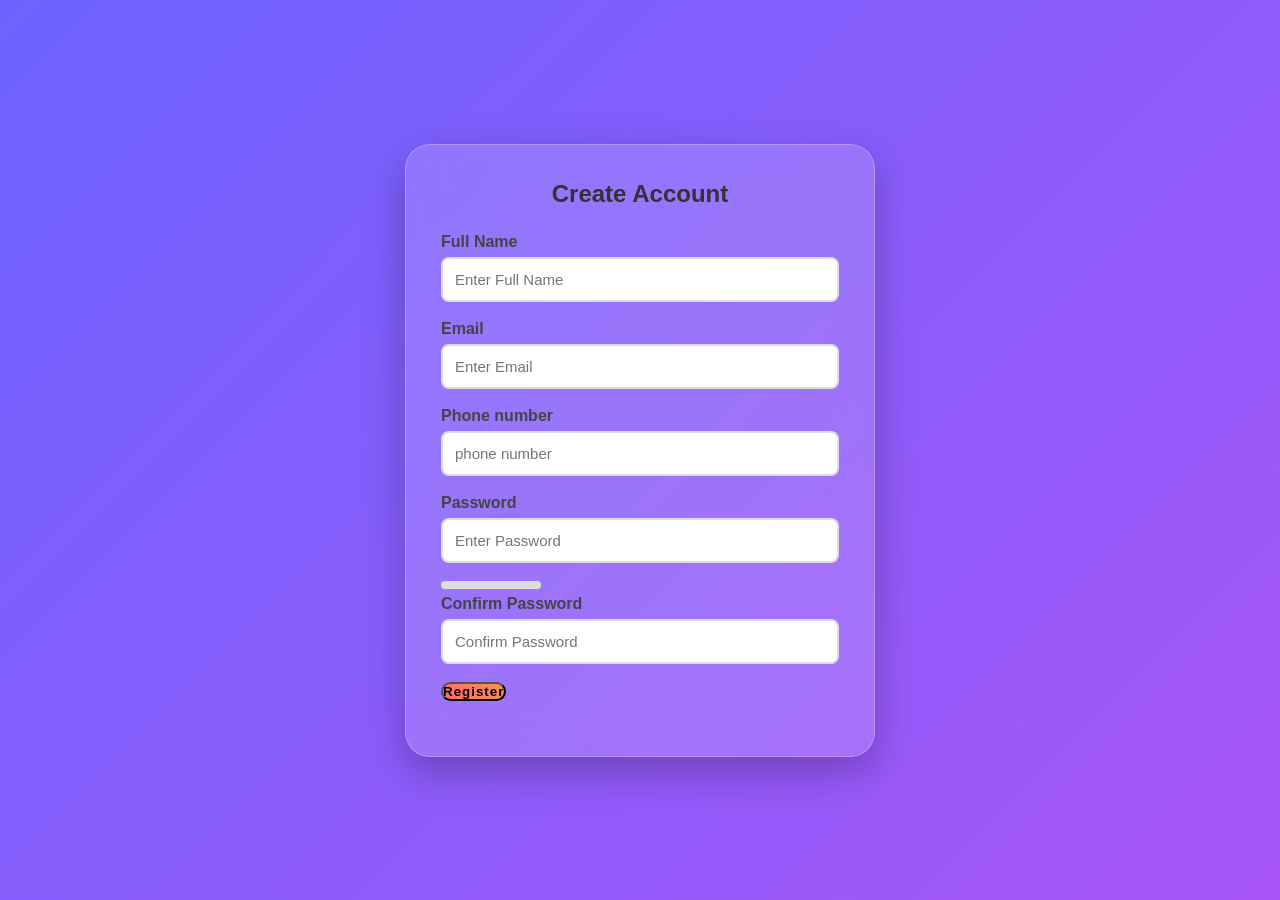
<file: FormDesign/index.html>
<!DOCTYPE html>
<html lang="en">
<head>
    <meta charset="UTF-8">
    <meta name="viewport" content="width=device-width, initial-scale=1.0">
    <title>Registration form </title>
    <link rel="Stylesheet" href="style.css">
    
</head>
<body>
    
    <div class="container">
        <div class="form-box">
            <h2> Create Account</h2>

            <form id="registerForm">

                <div class="input-box">
                <label>Full Name</label>
                <input type="text" id="name" placeholder="Enter Full Name">
                <small></small>
            </div>

            <div class="input-box">
                <label>Email</label>
                <input type="email" id="email" placeholder="Enter Email">
                <small></small>
            </div>

            <div class="input-box">
                <label>Phone number</label>
                <input type="text" id="phone" placeholder="phone number">
                <small></small>
            </div>

             <div class="input-box">
                <label>Password</label>
                <input type="Password" id="password" placeholder="Enter Password">
                <small></small>
            </div>

             <div class="strength">
                <div id="strengthBar"></div>
             </div>
             <p id="strengthText"></p>
             
             
             <div class="input-box">
                <label>Confirm Password</label>
                <input type="password" id="confirmPassword" placeholder="Confirm Password">
                <small></small>
             </div>

             <button type="submit">Register</button>
            </form>
            <div id="successMessage"></div>
        </div>

        <script src="script.js" defer></script>
    
</body>
</html>
</file>
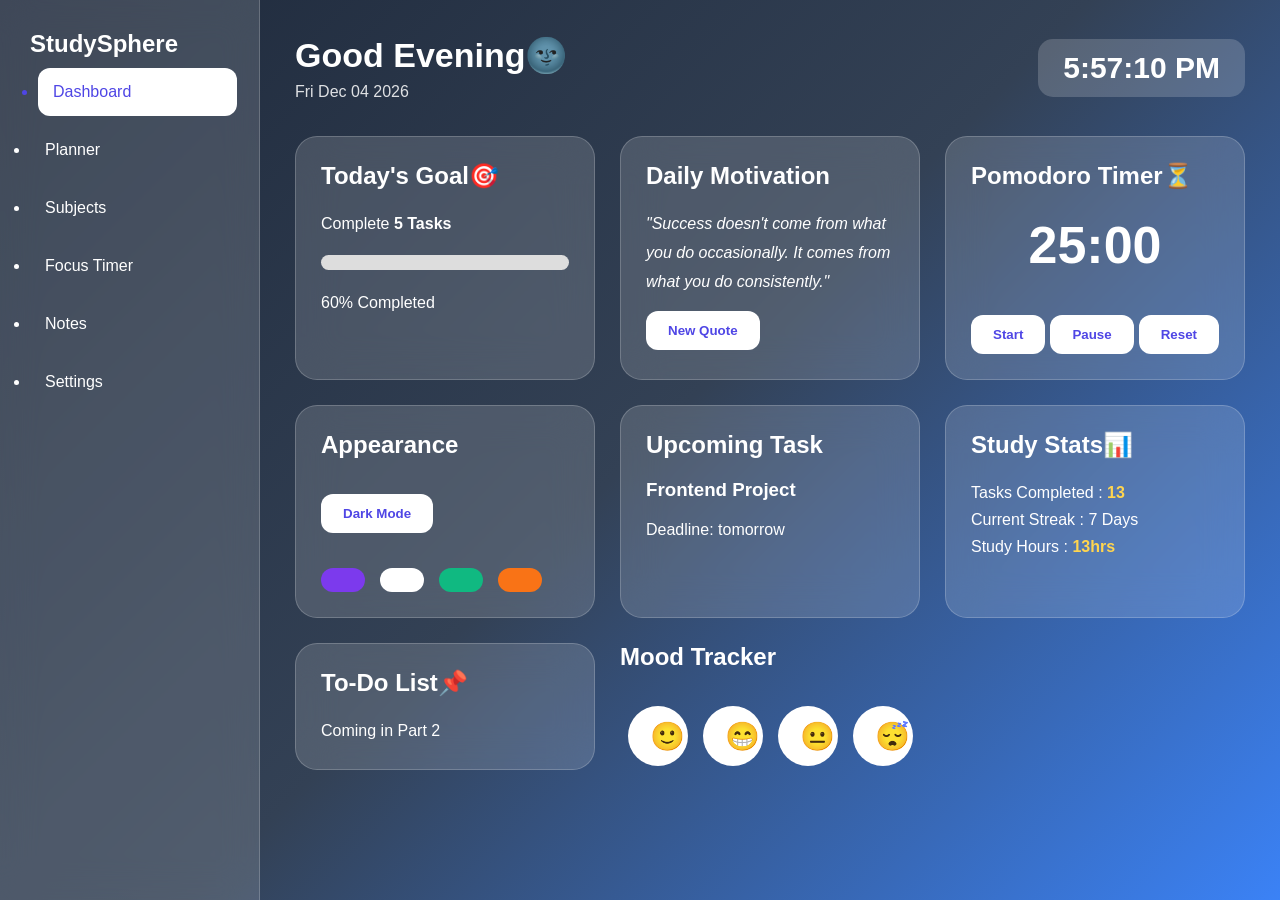
<file: IntractiveWeb/index.html>
<!DOCTYPE html>
<html lang="en">
<head>
    <meta charset="UTF-8">
    <meta name="viewport" content="width=device-width, initial-scale=1.0">
    <title>Student Dashboard</title>
    <link rel="stylesheet" href="style.css" >
</head>
<body>
    
    <div class="container">
        <!-----SIDEBAR------->

        <aside class="sidebar">

            <h2 class="Logo">
                StudySphere
            </h2>

            <ul>
                <li class="active">
                    <i class="fas fa-home"></i>
                    Dashboard
                </li>

                <li>
                    <i class="fas fa-calendar"></i>
                    Planner
                </li>

                <li>
                    <i class="fas fa-book"></i>
                    Subjects
                </li>

                <li>
                    <i class="fas fa-clock"></i>
                    Focus Timer
                </li>

                <li>
                    <i class="fas fa-note-sticky"></i>
                    Notes
                </li>

                <li>
                    <i class="fas fa-gear"></i>
                    Settings
                </li>
            </ul>
        </aside>
          <main>
        <header>

            <div>
                <h1 id="greeting">
                    Good Morning🌅
                </h1>

                <p id="date">
                    Monday,June 30
                </p>
            </div>

            <div class="header-right">

                <h2 id="clock">
                    10:30 AM
                </h2>
            </div>
        </header>

        <section class="dashboard">
        <div class="card">
            <h2>Today's Goal🎯</h2>

            <p>
                Complete
                <strong>5 Tasks</strong>
            </p>

            <progress value="60%"max="100"></progress>

            <p>
                60% Completed
            </p>

        </div>

        <div class="card">
            <h2>Daily Motivation</h2>
            <p id="quote">
                "Success doesn't come from what you do occasionally.
                It comes from what you do consistently."
            </p>

            <button id="newQuote">
                New Quote
            </button>
        </div>

        <div class="card">
            <h2> Pomodoro Timer⏳</h2>
            <h1 id="timer">25:00</h1>

            <div class="timer-buttons">
                <button id="startBtn">Start</button>

                <button id="pauseBtn">Pause</button>

                <button id="resetBtn">Reset</button>
            </div>
        </div>

        <div class="card">
            <h2>Appearance</h2>
            <button id="darkMode">
                Dark Mode
            </button>

            <div class="themes">
                <button class="theme purple"></button>
                <button class="theme blue"></button>
                <button class="theme green"></button>
                <button class="theme orange"></button>
            </div>
        </div>

        <div class="card">
            <h2> Upcoming Task</h2>
            <h3>
                Frontend Project
            </h3>
            <p>
                Deadline:
                tomorrow
            </p>
        </div>

        <div class="card">
            <h2>Study Stats📊</h2>

            <p>
                Tasks Completed : 
                <span id="tasks">
                    18
                </span>
            </p>

            <p>
                Current Streak :
                <span id="streak">
                    7 Days
                </span>
            </p>

            <p>
                Study Hours :
                <span id="hours">
                    42 hrs
                </span>
            </p>
        </div>


        <div class="card">
            <h2>
                To-Do List📌
            </h2>

            <p>
                Coming in Part 2
            </p>
        </div>

        <div class="cards">

            <h2>Mood Tracker</h2>
         <div class="moods">
            <button>🙂</button>
            <button>😁</button>
            <button>😐</button>
            <button>😴</button>
            </div>
        </div>
    </div>
</section>
</main>
</div>

<script src="script.js"></script>
</body>
</html>
</file>
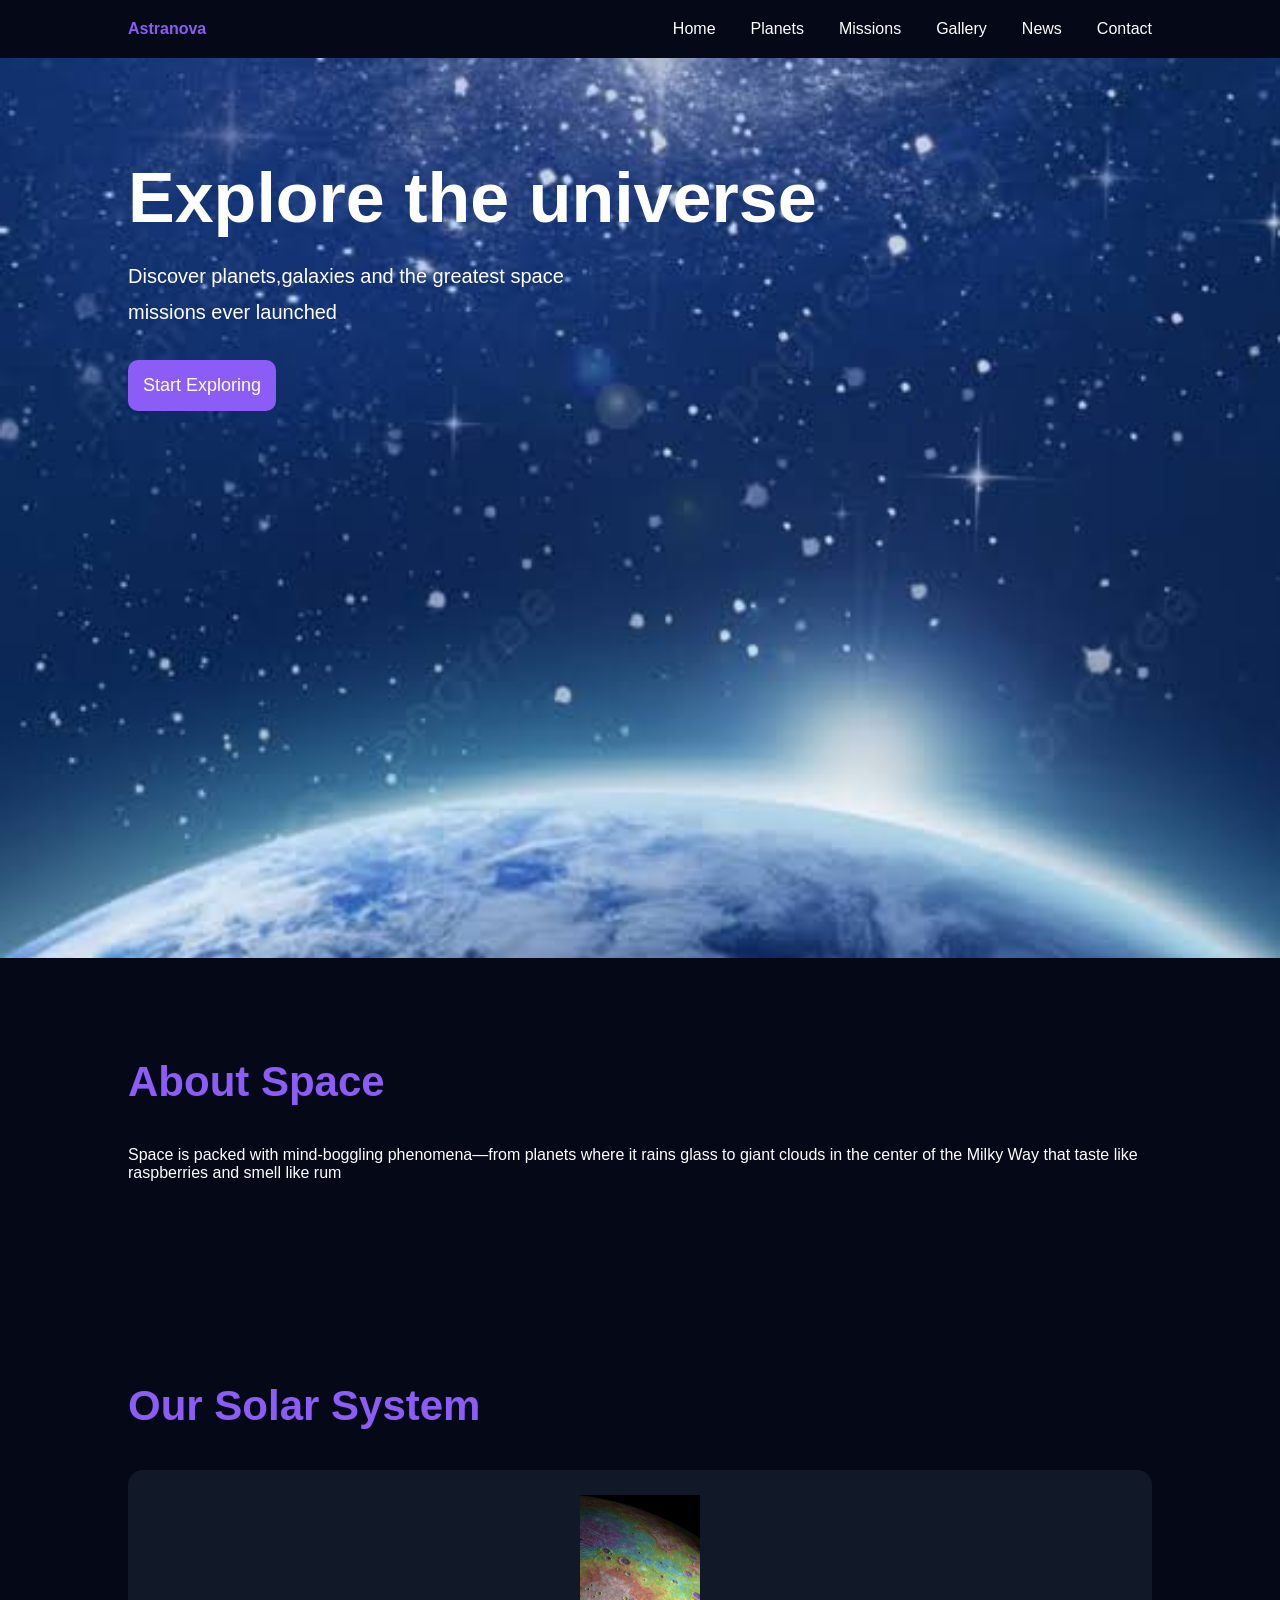
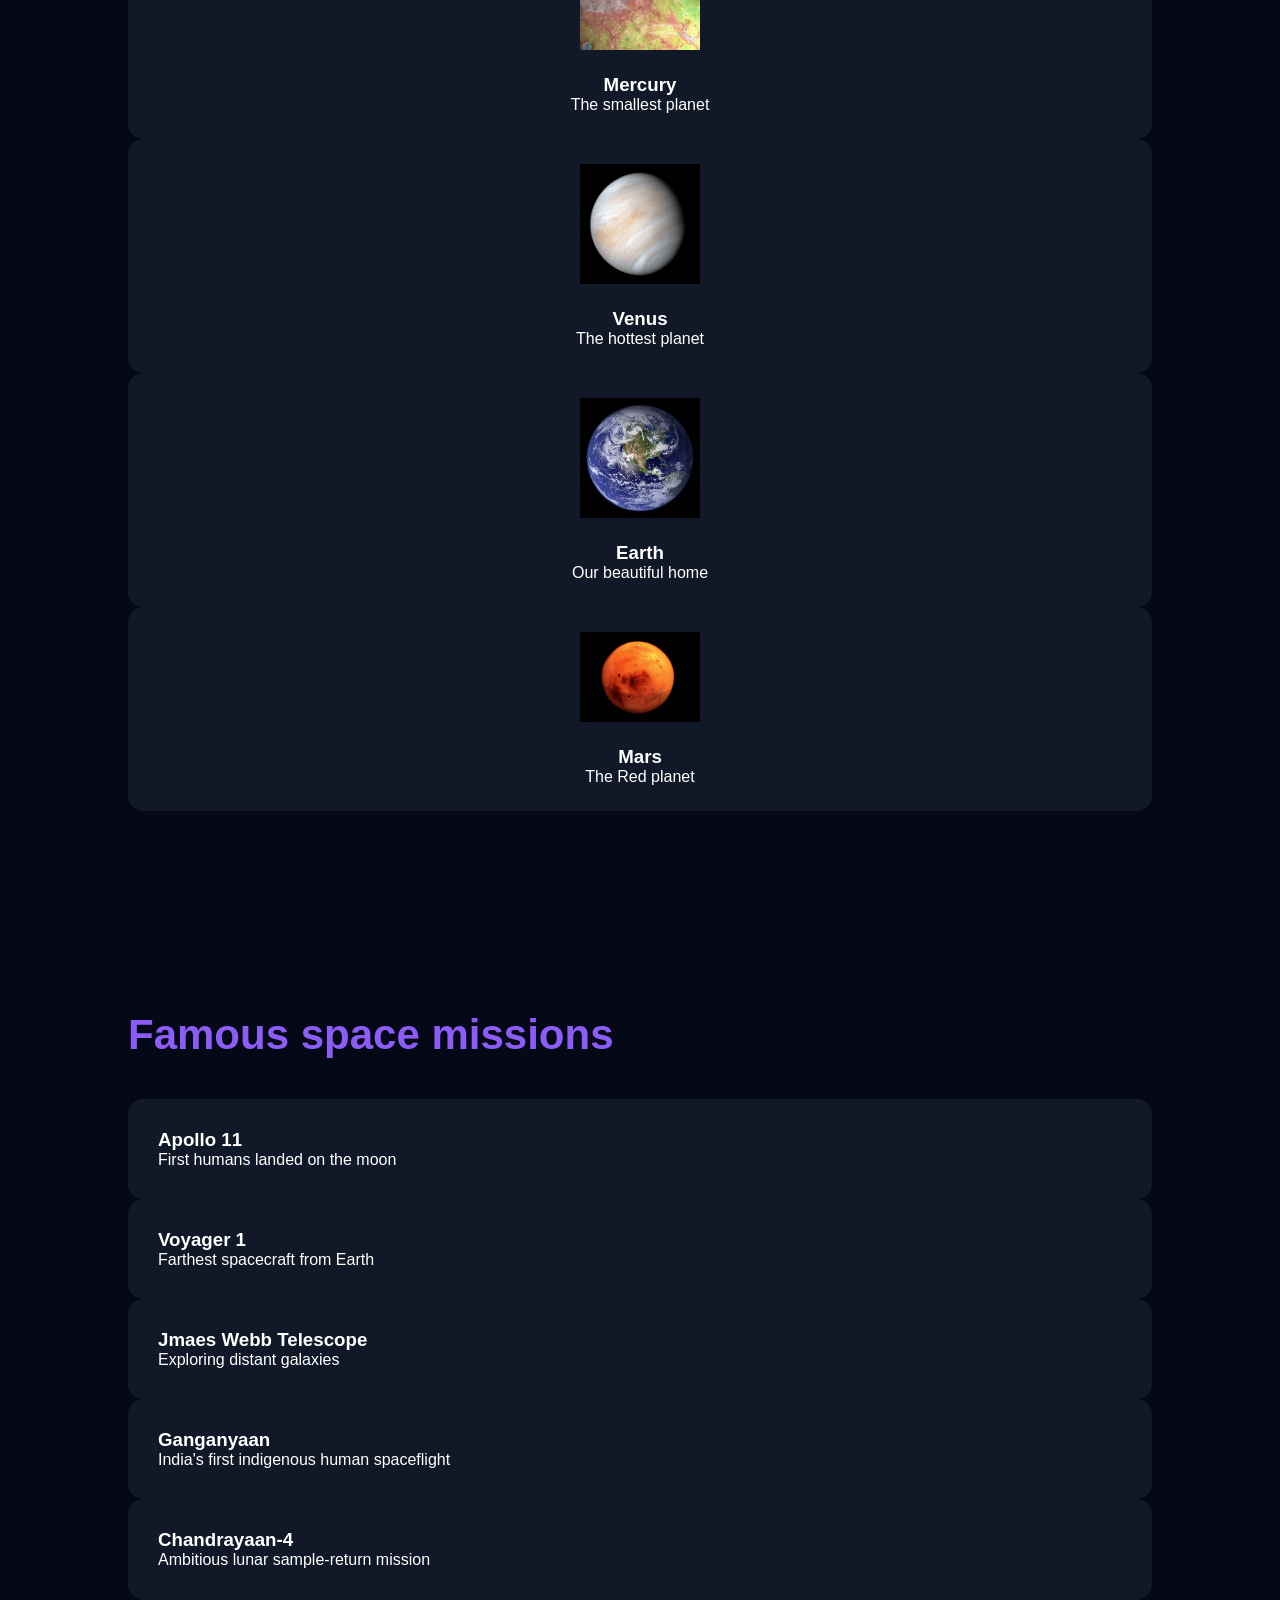
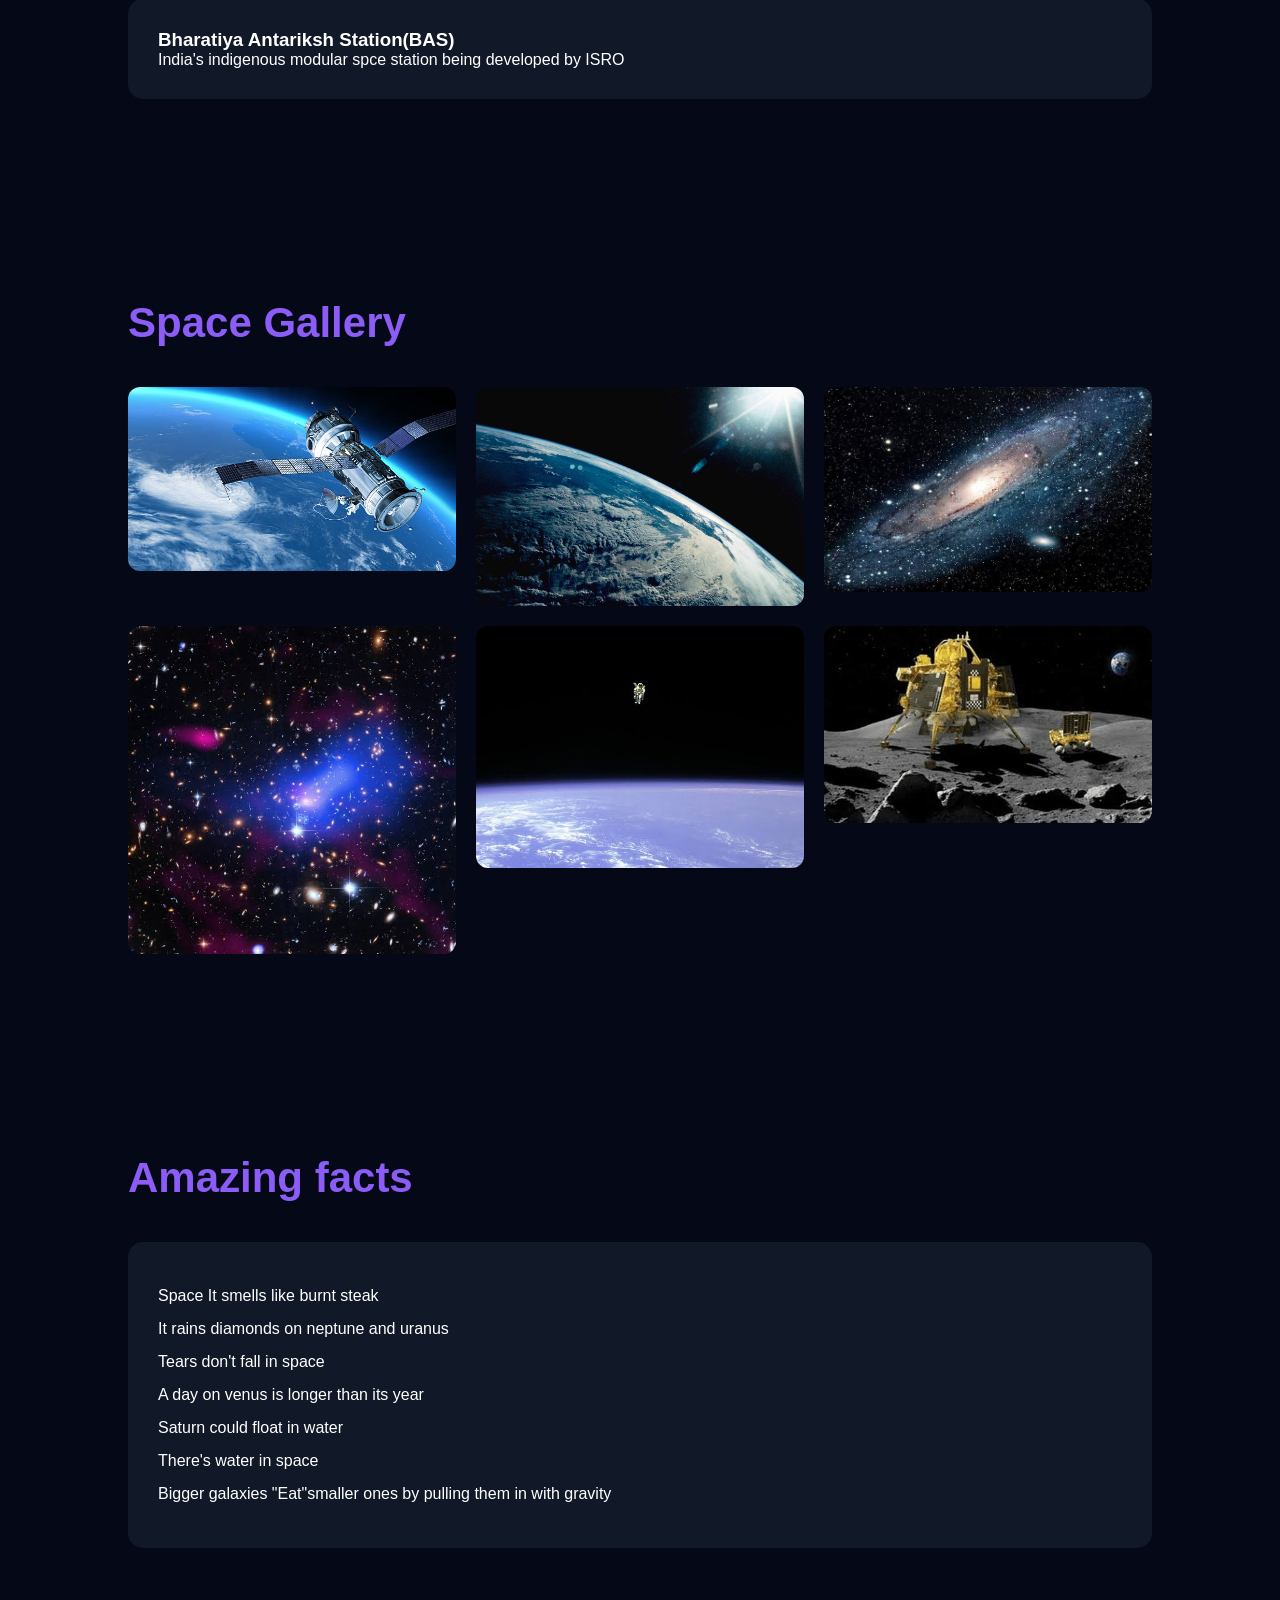
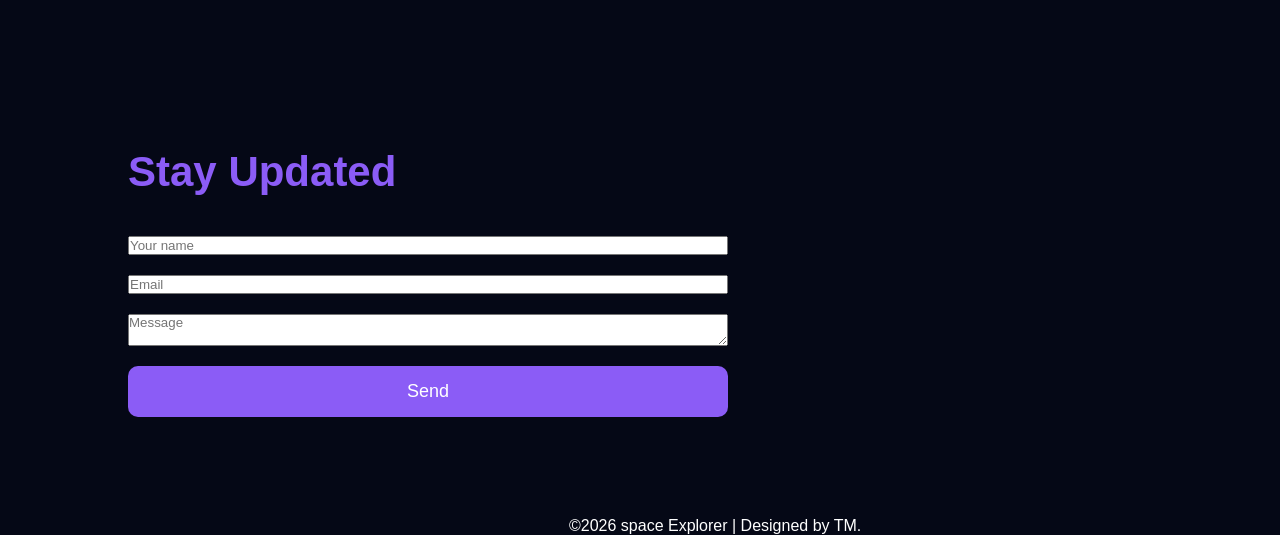
<file: StaticWebPage/index.html>
<!DOCTYPE html>
<html lang="en">
<head>
    <meta charset="UTF-8">
    <meta name="viewport" content="width=device-width, initial-scale=1.0">
    <title>Space Explorer</title>
    <link rel="stylesheet" href="style.css">
</head>
<body>
    
    <header>
        <nav class="navbar">
            <div class="logo">Astranova</div>

            <ul class="nav-links">
                <li><a href="#">Home</a></li>
                <li><a href="#">Planets</a></li>
                <li><a href="#">Missions</a></li>
                <li><a href="#">Gallery</a></li>
                <li><a href="#">News</a></li>
                <li><a href="#">Contact</a></li>
            </ul>
        </nav>
    </header>

    <section class="hero">
        <div class="hero-text">
            <h1>Explore the universe</h1>

            <p> 
                Discover planets,galaxies and the greatest
                space missions ever launched
            </p>

            <button>Start Exploring</button>
        </div>
    </section>

    <section class="About">
        <h2>About Space</h2>
        <p>
            Space is packed with mind-boggling phenomena—from planets where it rains glass to giant clouds in the center of the Milky Way 
            that taste like raspberries and smell like rum
        </p>
    </section>

    <section class="Planets">
        <h2>Our Solar System</h2>

        <div class="Cards">

            <div class="card">
                <img src="Mercury.jpg">
                <h3>Mercury</h3>
                <p>The smallest planet</p>
            </div>

            <div class="card">
                <img src="venus.jpg">
                <h3>Venus</h3>
                <p>The hottest planet</p>
            </div>

            <div class="card">
                <img src="Earth.jpeg">
                <h3>Earth</h3>
                <p>Our beautiful home</p>
            </div>

            <div class="card">
                <img src="Mars.jpg">
                <h3>Mars</h3>
                <p>The Red planet</p>
            </div>
        </div>
    </section>

    <section class="missions">
        <h2>Famous space missions</h2>

        <div class="mission-grid">

            <div class="mission">
                <h3>Apollo 11</h3>
                <p>First humans landed on the moon</p>
            </div>

            <div class="mission">
                <h3>Voyager 1</h3>
                <p>Farthest spacecraft from Earth</p>
            </div>

            <div class="mission">
                <h3>Jmaes Webb Telescope</h3>
                <p>Exploring distant galaxies</p>
            </div>

            <div class="mission">
                <h3>Ganganyaan </h3>
                <p>India's first indigenous human spaceflight</p>
            </div>

            <div class="mission">
                <h3>Chandrayaan-4</h3>
                <p>Ambitious lunar sample-return mission</p>
            </div>

            <div class="mission">
                <h3>Bharatiya Antariksh Station(BAS)</h3>
                <p>India's indigenous modular spce station being developed by ISRO</p>
            </div>

        </div>
    </section>

    <section class="gallery">
        <h2>Space Gallery</h2>
        <div class="gallery-grid">

        <img src="1 space.jpg">
        <img src="2 space.jpg">
        <img src="3 space.jpeg">
        <img src="4 space.jpeg">
        <img src="5space.jpeg">
        <img src="6 space.jpeg">

        </div>
    </section>

    <section class="facts">
        <h2>Amazing facts</h2>
        <div class="fact-box">
            <p>Space It smells like burnt steak </p>
            <p>It rains diamonds on neptune and uranus</p>
            <p>Tears don't fall in space </p>
            <p> A day on venus is longer than its year</p>
            <p>Saturn could float in water</p>
            <p>There's water in space</p>
            <p>Bigger galaxies "Eat"smaller ones by pulling them in with gravity</p>
         </div>
    </section>

    <section class="contact">
        <h2>Stay Updated</h2>

        <form>
            <input type="text" placeholder="Your name">
            <input type="email" placeholder="Email">
            <textarea placeholder="Message"></textarea>
            <button>Send</button>
        </form>
    </section>

    <fotter>
        <pre>                                                                                                                                ©2026 space Explorer | Designed by TM.  </pre>
    </fotter>
      </body>
</html>
</file>
<file: FormDesign/style.css>
*{
    margin:0;
    padding:0;
    box-sizing:border-box;
    font-family:'Poppins',sans-serif;
    }

    body{
        min-height:100vh;
        background:linear-gradient(135deg,#6c63FF,#A855F7,#EC4899,#F97316);
        background-size:300% 300%;
        animation:gradientMove 10s ease infinite;
        display:flex;
        justify-content:center;
        align-items:center;
        padding:20px;
    }

    .form-box{
        width:470px;
        padding:35px;
        background:rgba(255,255,255,.15);
        backdrop-filter:blur(18px);
        border-radius:25px;
        border:1px solid rgba(255,255,255,.25);
        box-shadow:0 15px 40px rgba(0,0,0,.25);
    }

    .form-box h2{
        text-align:center;
        margin-bottom:25px;
        color:#333;
    }

    .input-box{
        margin-bottom:18px;
    }

    .input-box label{
        display:block;
        font-weight:600;
        margin-bottom:6px;
        color:#444;
    }

    .input-box input{
        width:100%;
        padding:12px;
        border:2px solid #ddd;
        border-radius:8px;
        font-size:15px;
        transition:.3s;
    }

    .input-box input:focus{
        outline:none;
        border-color:#4facfe;
    }

    .input-box.success input{
        border-color:#28a745;
    }

    .input-box.error input{
        border-color:#dc3545;
    }

    .input-box small{
        color:#dc3545;
        font-size:13px;
        margin-top:5px;
        display:block;
    }

    .strength{
        width:100px;
        height:8px;
        background:#ddd;
        border-radius:10px;
        margin-top:10px;
        overflow:hidden;
    }

    #strengthBar{
        height:100%;
        width:0%;
        transition:.4s;
    }

    #strengthText{
        margin-top:6px;
        font-size:14px;
        font-weight:600;
    }

    button{
        background:linear-gradient(45deg,#FF6B6B,#FF8E53);
        font-weight:bold;
        letter-spacing:1px;
        border-radius:12px;
        transition:.4s;
    }   
    
    button:hover{
        transform:translateY(-4px) scale(1.03);
        box-shadow:0 12px 25px rgba(0,0,0,.3);
    }

    #successMessage{
        margin-top:20px;
        text-align:center;
        color:#28a745;
        font-size:18px;
        font-weight:bold;
        
    }

    @media(max-width:500px){
        .form-box{
            width:100%;
            padding:25px;
        }
    }
</file>
<file: IntractiveWeb/style.css>
*{
    margin:0;
    padding:0;
    box-sizing:border-box;
    font-family:'Poppins',sans-serif;
}

body{
    background:linear-gradient(135deg,#1E293B,#334155,#3B82F6);
    min-height:100vh;
    color:#fff;
    transition:0.4s; 
}

body.dark{
    background:#111827;
    color:#fff;
}

.container{
    display:flex;
    min-height:100vh;
}

.sidebar{
    width:260px;
    background:rgba(255,255,255,0.15);
    backdrop-filter:blur(18px);
    border-right:1px solid rgba(255,255,255,0.2);
    padding:30px;
    position:sticky;
    top:0;
}

.logo{
    text-align:center;
    margin-bottom:40px;
    font-size:28px;
    font-weight:700;
}

.sidebar li{
    padding:15px;
    margin:10px 0;
    border-radius:12px;
    cursor:pointer;
    transition:.3s;
}

.sidebar li:hover,
.sidebar .active{
    background:white;
    color:#4F46E5;
    transform:translateX(8px);
}

main{
    flex:1;
    padding:35px;
}

header{
    display:flex;
    justify-content:space-between;
    align-items:center;
    margin-bottom:35px;
}

#greeting{
    font-size:34px;
}

#date{
    margin-top:8px;
    opacity:.85;
}

#clock{
    font-size:30px;
    background:rgba(255,255,255,.18);
    padding:12px 25px;
    border-radius:15px;
}

.dashboard{
    display:grid;
    grid-template-columns:repeat(auto-fit,minmax(300px,1fr));
    gap:25px;
}

.card{
    background:rgba(255,255,255,.15);
    backdrop-filter:blur(20px);
    border-radius:22px;
    padding:25px;
    border:1px solid rgba(255,255,255,.2);
    transition:.35s;
}

.card:hover{
    transform:translateY(-8px);
    box-shadow:0 15px 35px rgba(0,0,0,.25);
}

.card h2{
    margin-bottom:20px;
}

.card h3{
    margin:15px 0;
}

.card p{
    line-height:1.7;
}

button{
    border:none;
    cursor:pointer;
    padding:12px 22px;
    border-radius:12px;
    background:#ffffff;
    color:#4F46E5;
    font-weight:600;
    transition:.3s;
    margin-top:15px;
}

button:hover{
    transform:scale(1.05);
    background:#EEF2FF;
}

.timer-buttons{
    display:flex;
    justify-content:space-between;
    margin-top:20px;
}

progress{
    width:100%;
    height:15px;
    margin:18px 0;
    border-radius:15px;
}

progress::-webkit-progress-bar{
    background:#ddd;
    border-radius:15px;
}

progress::-webkit-progress-value{
    background:#10B981;
    border-radius:15px;
}

.themes{
    display:flex;
    gap:15px;
    margin-top:20px;
}

.purple{
    background:#7c3AED;
}

.green{
    background:#10B981;
}

.orange{
    background:#F97316;
}

.moods{
    display:flex;
    justify-content:space-around;
    margin-top:20px;
}

.moods button{
    width:60px;
    height:60px;
    border-radius:50%;
    font-size:28px;
}

#quote{
    font-style:italic;
    line-height:1.8;
}

#timer{
    text-align:center;
    font-size:52px;
    margin:25px 0;
}

#tasks,
#streaks,
#hours{
    font-weight:700;
    color:#FFD54F;
}

::-webkit-scrollbar{
    width:10px;
    }

::-webkit-scrollbar-thumb{
    background:white;
    border-radius:15px;
}

@media(max-width:900px){
    .sidebar{
        width:90px;
        padding:20;
    }

    .sidebar{
        width:90px;
        padding:20px;
    }

    .logo{
        font-size:18px;
    }

    .sidebar li i{
        display:block;
        margin-bottom:6px;
    }

    header{
        flex-direction:column;
        gap:20px;
        text-align:center;
    }
}

@media(max-width:700px){
    .container{
        flex-direction:column;
    }

    .sidebar{
        width:100%;
        position:relative;
    }

    .sidebar ul{
        display:flex;
        overflow:auto;
        gap:12px;
    }

    .sidebar li{
        min-width:120px;
    }

    main{
        padding:20px;
    }

    #greeting{
        font-size:28px;
    }

    #clock{
        font-size:22px;
    }

    .dashboard{
        grid-template-columns:1fr;
    }

    .timer-buttons{
        flex-direction:column;
        gap:12px;
    }
}
</file>
<file: StaticWebPage/style.css>
*{
    margin:0;
    padding:0;
    box-sizing:border-box;
    font-family:Poppons,sans-serif;
}

body{
    background:#050816;
    color:white;
}

.navbar{
    display:flex;
    justify-content:space-between;
    align-item:center;
    padding:20px 10%;
    width:100%;
    background:rgba(0,0,0,.5)
    backdrop-filter:blur(10px);
}

.logo{
    font-size:28;
    font-weight:700;
    color:#8b5cf6;
}

.nav-links{
    display:flex;
    list-style:none;
    gap:35px;
}

.nav-links a{
    color:white;
    text-decoration:none;
    transition:3s;
}

.nav-links a:hover{
    color:#8b5cf6;
}

.hero{
    height:100vh;
    background:url("spacee.jpeg")center/cover;
    display:flex;
    align-item:center;
    padding-left:10;
}

.hero h1{
    font-size:70px;
    margin-bottom:20px;
}

.hero p{
    width:500px;
    font-size:20px;
    line-height:1.8;
}

.hero button{
    margin-top:30px;
    padding:15px;
    border:none;
    background:#8b5cf6;
    color:white;
    border-radius::30px;
    font-size:18px ;
    cursor:pointer;
    transition:3s;
}

.hero button:hover{
    transform:scale(1.05);
}

section{
    padding:100px 10%;
}

h2{
    font-size:42px;
    margin-bottom:40px;
    color:#8b5cf6;
}

.cards{
    display:grid;
    grid-templete-columns:repeat(auto-fit.minmax(220px 1fr));
    gap:30px;
}

.card{
    background:#111827;
    padding:25px;
    border-radius:15px;
    text-align:center;
    transition:.3s;
}

.card.hover{
    transform:translateY(-10px);
}

.card img{
    width:120px;
    margin-bottom:20px;
}

.massion-grid{
    display:grid;
    grid-template-columns: repeat(3,1fr);
    gap:30px;
}

.mission{
    background:#111827;
    padding:30px;
    border-radius:15px;
}

.gallery-grid{
    display:grid;
    grid-template-columns:repeat(3,1fr);
    gap:20px;
}

.gallery-grid img{
    width:100%;
    border-radius:12px;
}

.fact-box{
    background:#111827;
    padding:30px;
    border-radius:15px;
}

.fact-box p{
    margin:15px 0;
}

form{
    display:flex;
    flex-direction:column;
    gap:20px;
    max-width:600px;
}

input.textarea{
    padding:15px;
    border:none;
    border-radius:10px;
}

button{
    padding:15px;
    border:none;
    background:#8b5cf6;
    color:white;
    font-size:18px;
    cursor:pointer;
    border-radius:10px;
}

footer{
    text-align:center;
    padding:30px;
    background:#111827;
}
</file>
